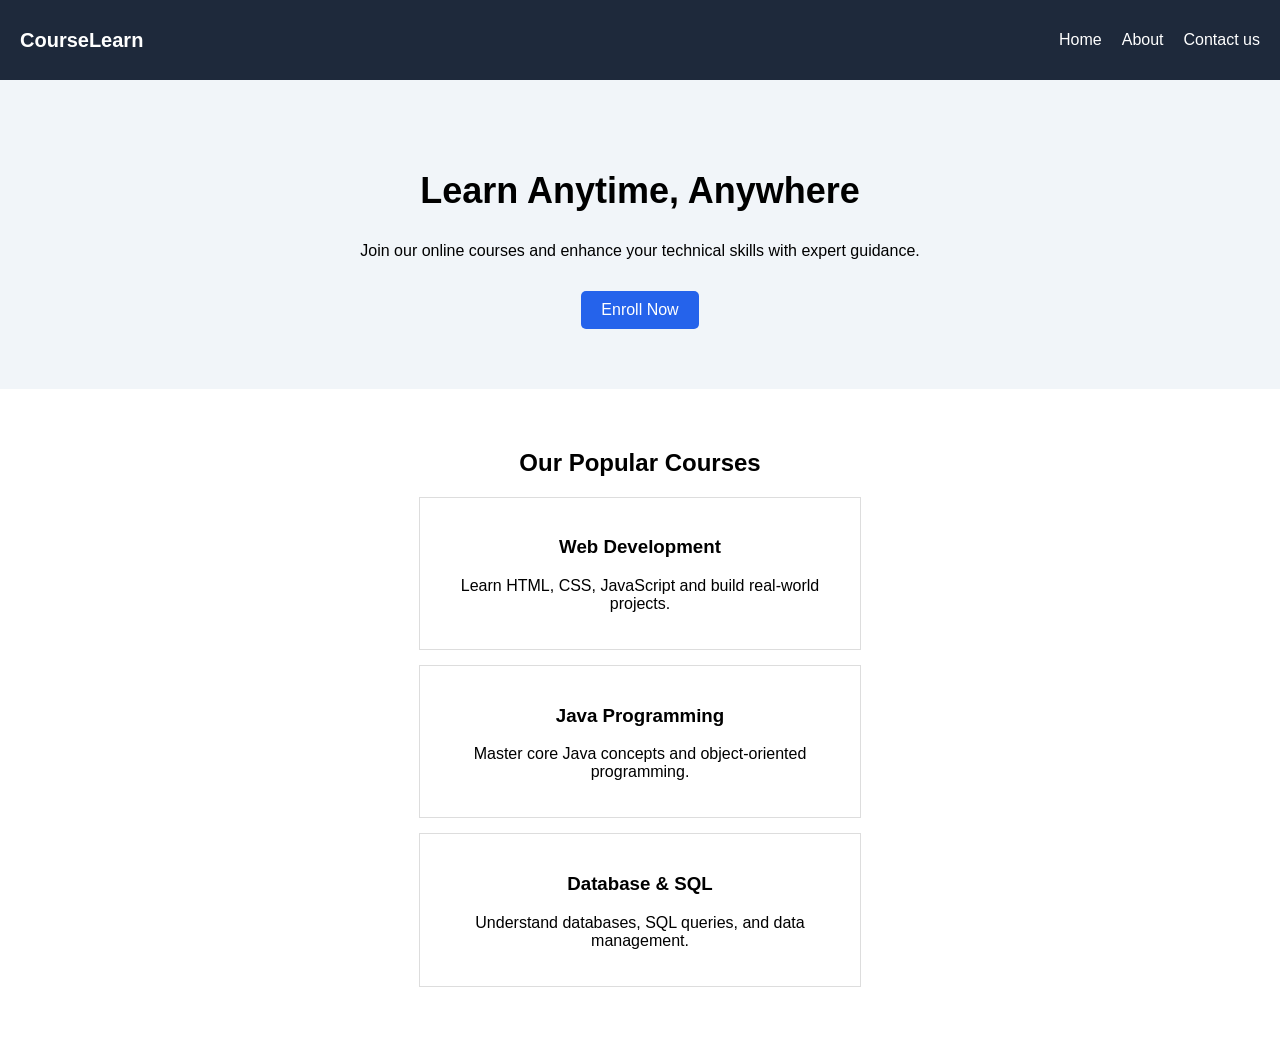
<file: index.html>
<!doctype html>
<html lang="en">
  <head>
    <meta charset="UTF-8" />
    <meta name="viewport" content="width=device-width, initial-scale=1.0" />
    <title>CourseLearn | Home</title>
    <link rel="stylesheet" href="css/style.css" />
  </head>
  <body>
    <header>
      <nav class="navbar">
        <div class="logo">CourseLearn</div>

        <ul class="nav-links" id="navlinks">
          <li><a href="index.html">Home</a></li>
          <li><a href="about.html">About</a></li>
          <li><a href="contact.html">Contact us</a></li>
        </ul>

        <div class="hamburger" id="hamburger">☰</div>
      </nav>
    </header>

    <section class="hero">
      <h1>Learn Anytime, Anywhere</h1>
      <p>
        Join our online courses and enhance your technical skills with expert
        guidance.
      </p>
      <a href="contact.html" class="btn"> Enroll Now</a>
    </section>

    <section class="courses">
      <h2>Our Popular Courses</h2>

      <div class="course-box">
        <h3>Web Development</h3>
        <p>Learn HTML, CSS, JavaScript and build real-world projects.</p>
      </div>

      <div class="course-box">
        <h3>Java Programming</h3>
        <p>Master core Java concepts and object-oriented programming.</p>
      </div>

      <div class="course-box">
        <h3>Database & SQL</h3>
        <p>Understand databases, SQL queries, and data management.</p>
      </div>
    </section>

    <script src="js/script.js"></script>
  </body>
</html>
</file>
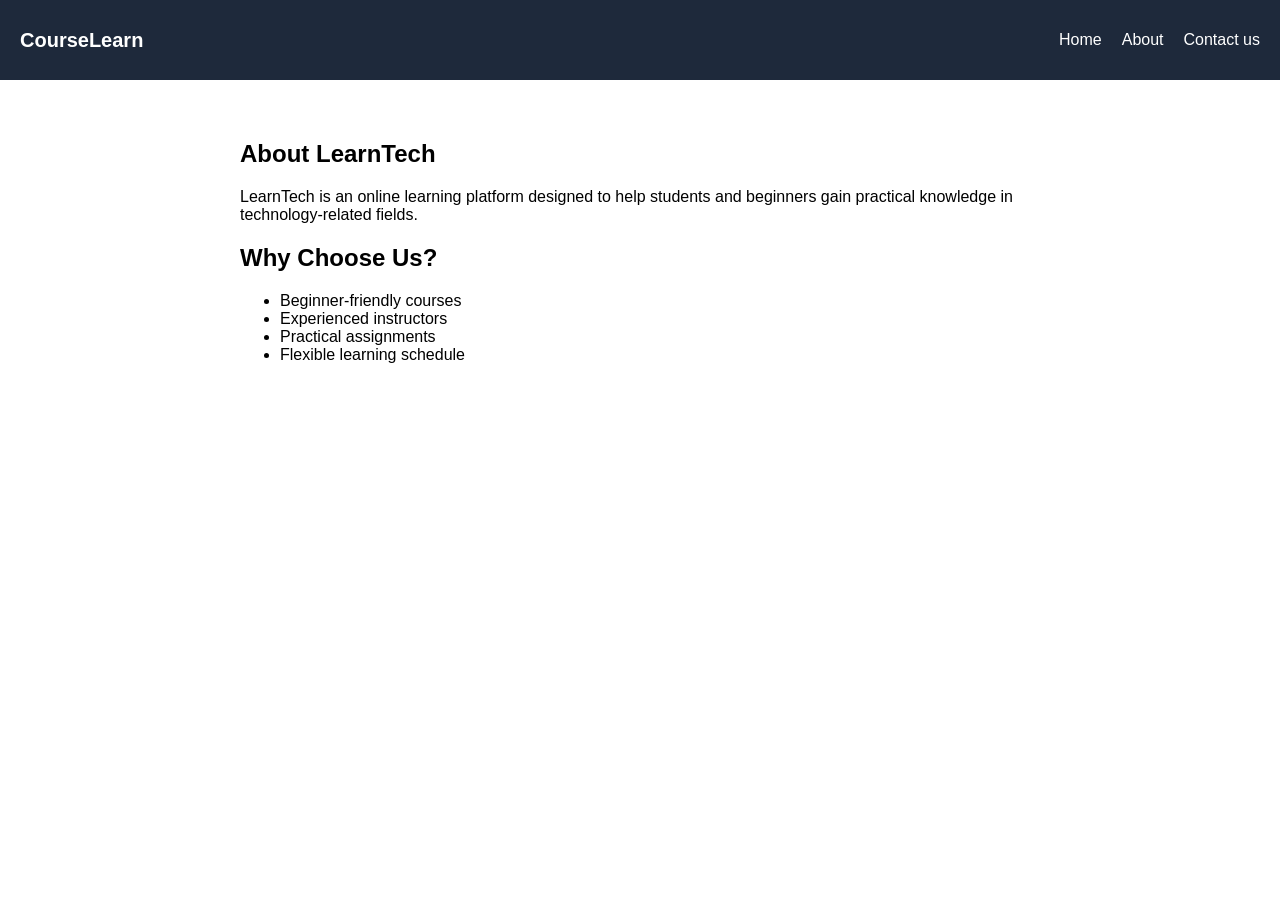
<file: about.html>
<!doctype html>
<html lang="en">
  <head>
    <meta charset="UTF-8" />
    <meta name="viewport" content="width=device-width, initial-scale=1.0" />
    <title>CourseLearn | About</title>
    <link rel="stylesheet" href="css/style.css" />
  </head>
  <body>
    <header>
      <nav class="navbar">
        <div class="logo">CourseLearn</div>

        <ul class="nav-links" id="navlinks">
          <li><a href="index.html">Home</a></li>
          <li><a href="about.html">About</a></li>
          <li><a href="contact.html">Contact us</a></li>
        </ul>

        <div class="hamburger" id="hamburger">☰</div>
      </nav>
    </header>

    <section class="about">
      <h1>About LearnTech</h1>
      <p>
        LearnTech is an online learning platform designed to help students and
        beginners gain practical knowledge in technology-related fields.
      </p>

      <h2>Why Choose Us?</h2>
      <ul>
        <li>Beginner-friendly courses</li>
        <li>Experienced instructors</li>
        <li>Practical assignments</li>
        <li>Flexible learning schedule</li>
      </ul>
    </section>

    <script src="js/script.js"></script>
  </body>
</html>
</file>
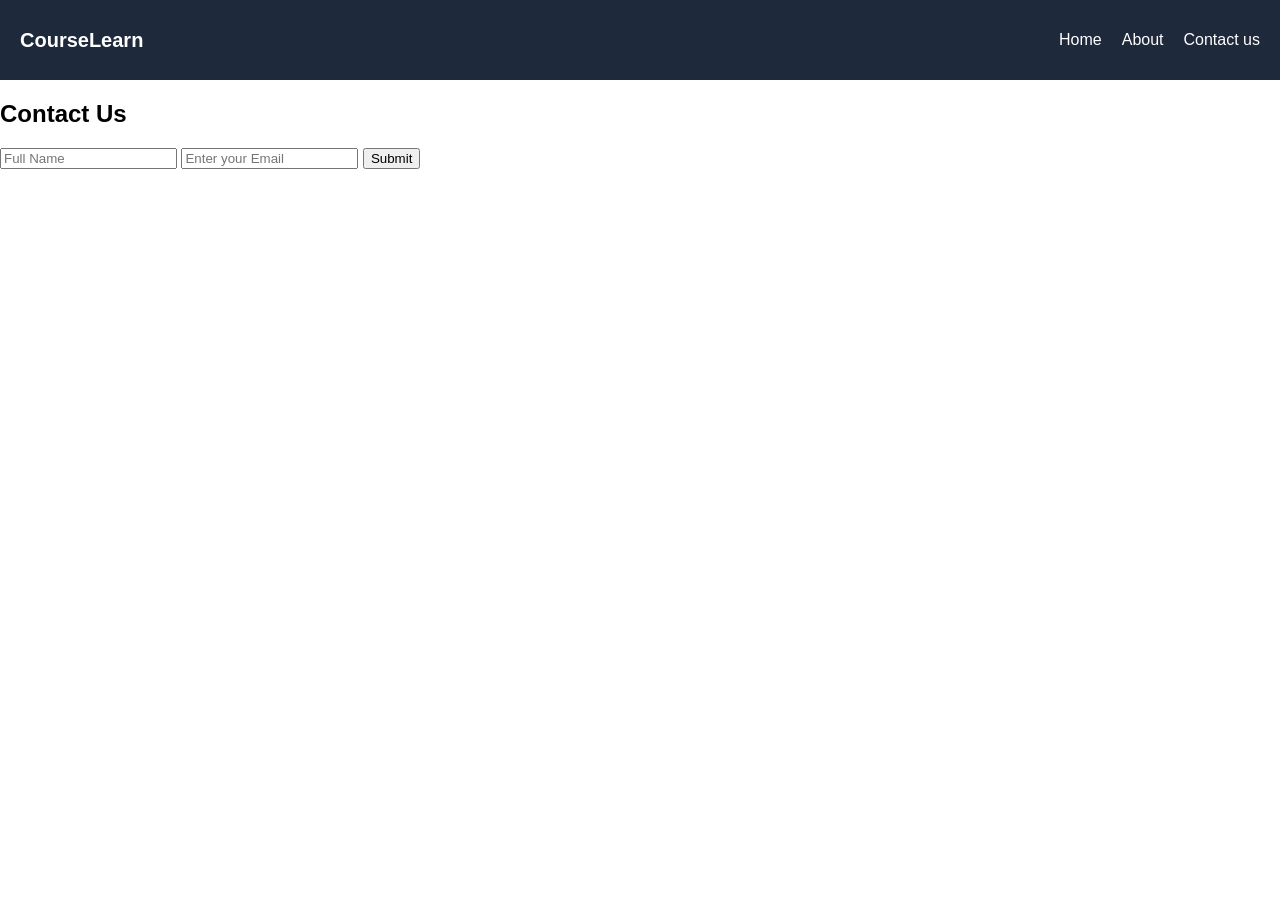
<file: contact.html>
<!DOCTYPE html>
<html lang="en">
<head>
    <meta charset="UTF-8">
    <meta name="viewport" content="width=device-width, initial-scale=1.0">
    <title>CourseLearn | Contact Us</title>
    <link rel="stylesheet" href="css/style.css" />
</head>
<body>
    
    <header>
      <nav class="navbar">
        <div class="logo">CourseLearn</div>

        <ul class="nav-links" id="navlinks">
          <li><a href="index.html">Home</a></li>
          <li><a href="about.html">About</a></li>
          <li><a href="contact.html">Contact us</a></li>
        </ul>

        <div class="hamburger" id="hamburger">☰</div>
      </nav>
    </header>

    <h2>Contact Us</h2>

    <form id="contactform">
        <input type="text" id="name" placeholder="Full Name" />
        <input type="email" id="email" placeholder="Enter your Email" />
        <button type="submit">Submit</button>
    </form>

    <p id="error" style="color: red;"></p>
    <p id="succes" style="color: green;"></p>

    <script src="js/script.js"></script>
</body>
</html>
</file>
<file: css/style.css>
body {
  margin: 0;
  font-family: Arial, sans-serif;
}

.navbar {
  display: flex;
  justify-content: space-between;
  align-items: center;
  background: #1e293b;
  padding: 15px 20px;
}

.logo {
  color: white;
  font-size: 20px;
  font-weight: bold;
}

.nav-links {
  display: flex;
  list-style: none;
}

.nav-links li {
  margin-left: 20px;
}

.nav-links a {
  color: white;
  text-decoration: none;
}

.hamburger {
  display: none;
  font-size: 24px;
  color: white;
  cursor: pointer;
}

.hero {
  text-align: center;
  padding: 60px 20px;
  background: #f1f5f9;
}

.hero h1 {
  font-size: 36px;
}

.btn {
  display: inline-block;
  margin-top: 15px;
  padding: 10px 20px;
  background: #2563eb;
  color: white;
  text-decoration: none;
  border-radius: 5px;
}

.courses {
  padding: 40px 20px;
  text-align: center;
}

.course-box {
  margin: 15px auto;
  max-width: 400px;
  padding: 20px;
  border: 1px solid #ddd;
}

.about {
  padding: 40px 20px;
  max-width: 800px;
  margin: auto;
}

/* Response */

@media (max-width: 768px) {
  .nav-links {
    display: none;
    flex-direction: column;
    background: #1e293b;
    position: absolute;
    top: 60px;
    right: 0;
    width: 200px;
  }

  .nav-links.active {
    display: flex;
  }

  .hamburger {
    display: block;
  }
}
</file>
